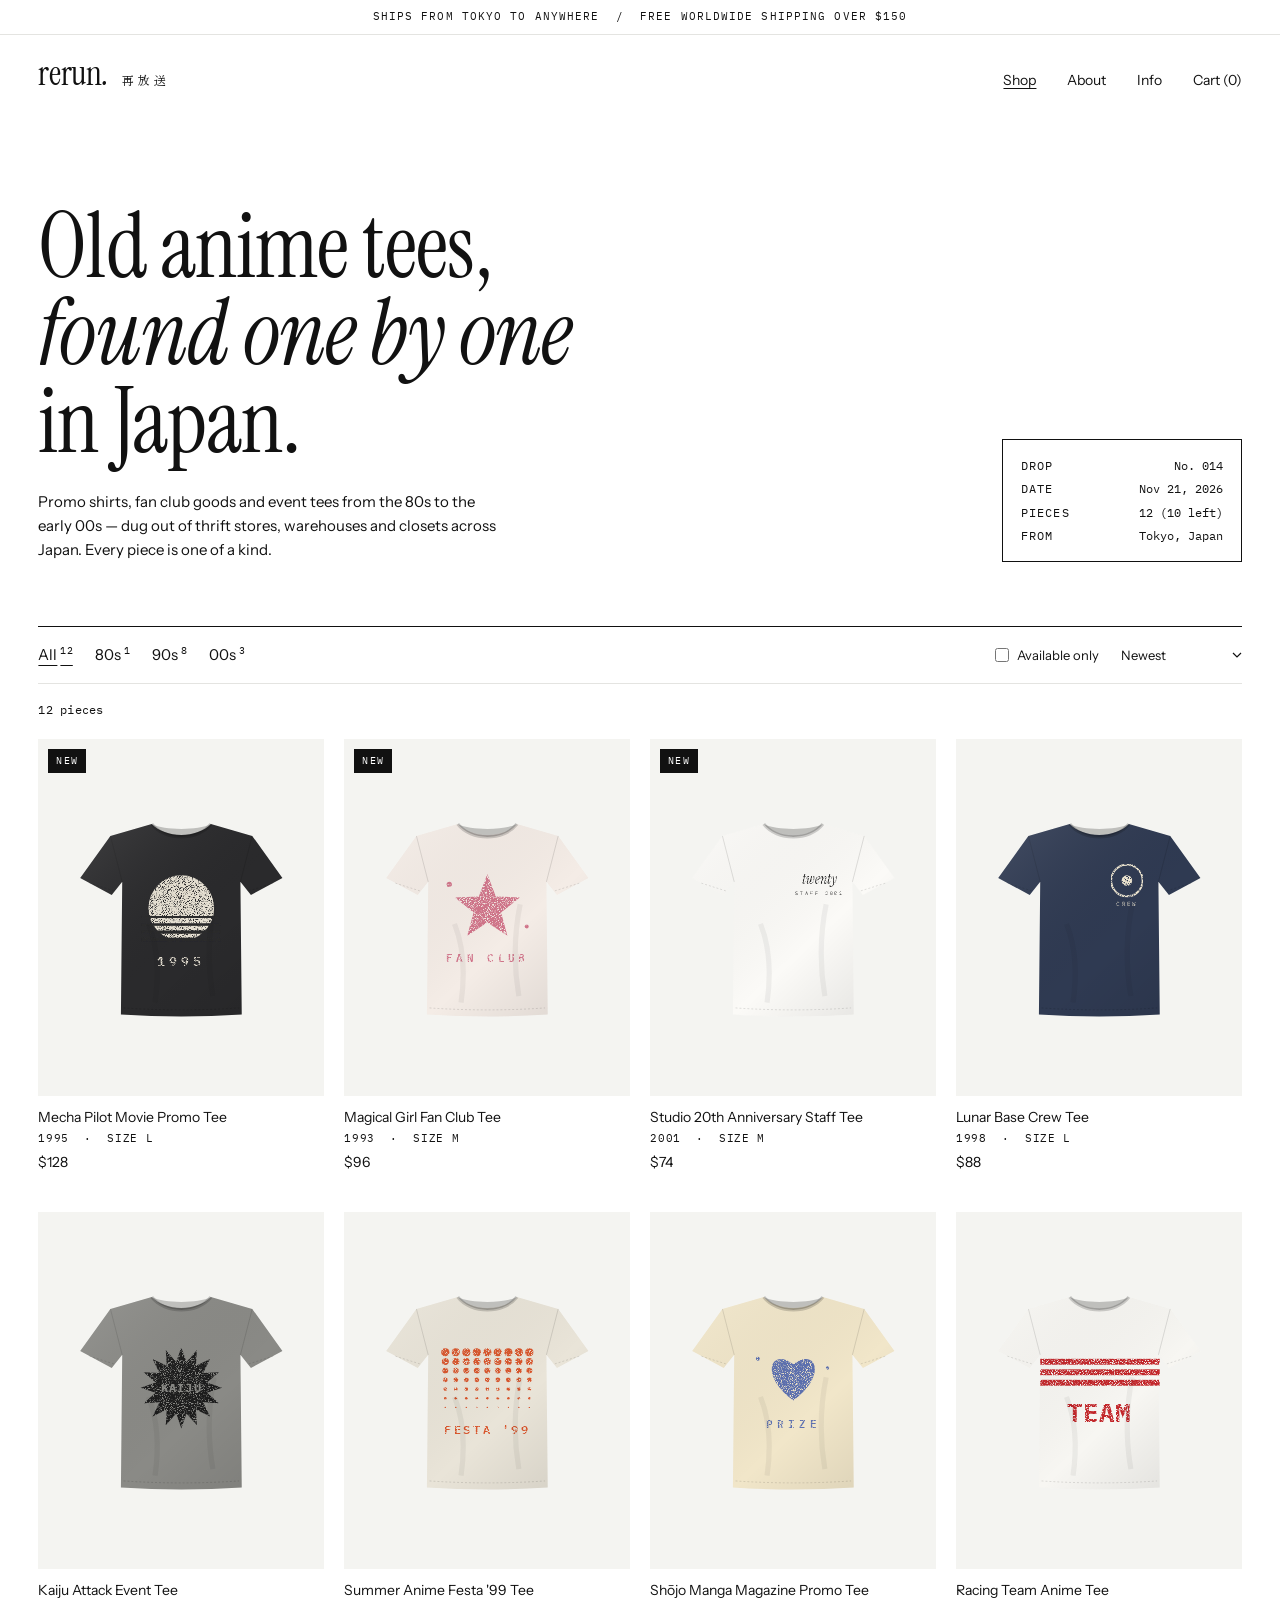
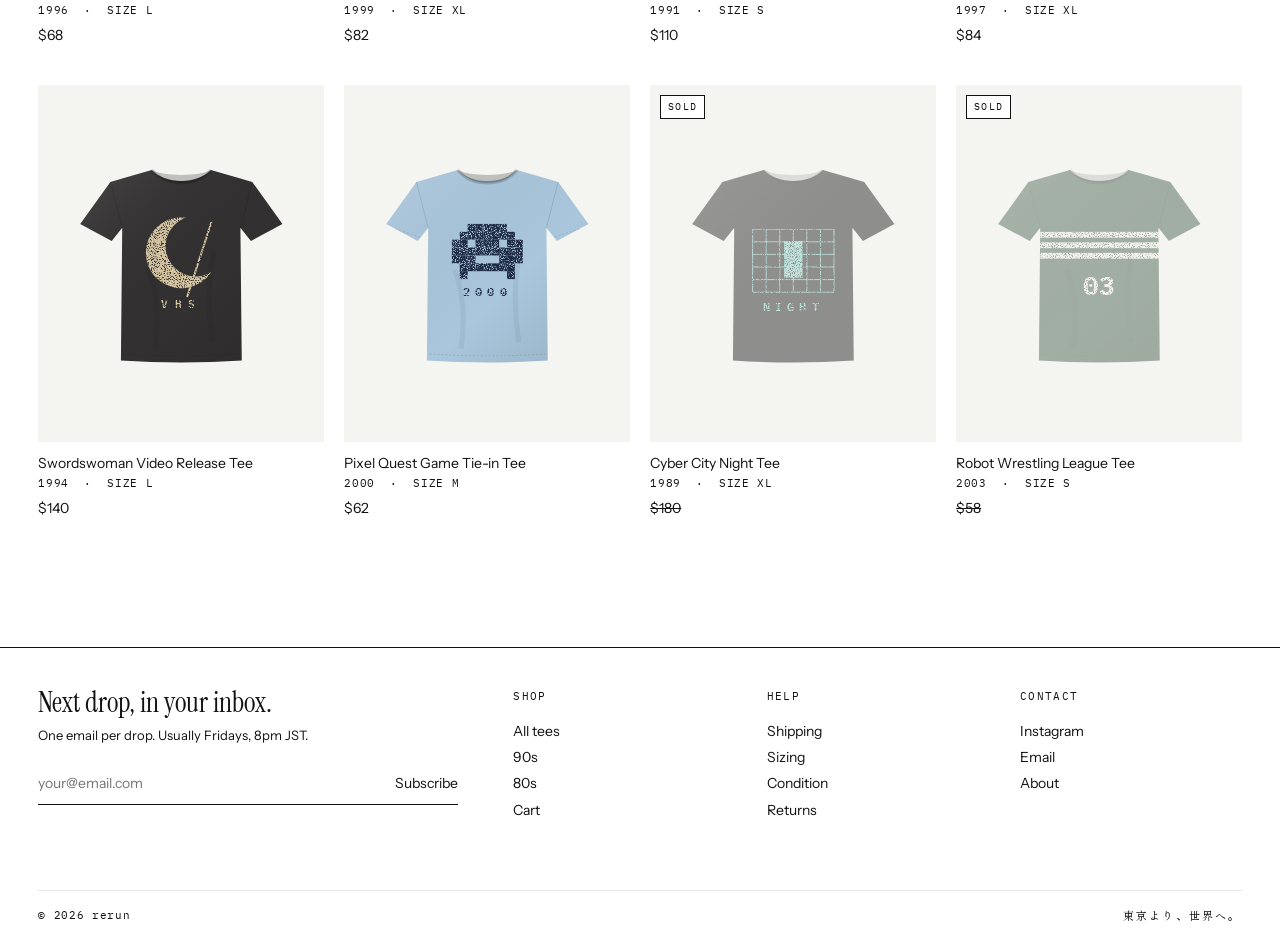
<file: index.html>
<!doctype html>
<html lang="en">
<head>
  <meta charset="utf-8">
  <meta name="viewport" content="width=device-width, initial-scale=1">
  <title>rerun — Vintage anime tees from Japan</title>
  <meta name="description" content="One-of-a-kind vintage Japanese anime T-shirts, hand-picked in Japan and shipped worldwide.">
  <meta property="og:title" content="rerun — Vintage anime tees from Japan">
  <meta property="og:description" content="One-of-a-kind vintage anime T-shirts, hand-picked in Japan and shipped worldwide.">
  <link rel="icon" href="assets/img/favicon.svg" type="image/svg+xml">
  <link rel="preconnect" href="https://fonts.googleapis.com">
  <link rel="preconnect" href="https://fonts.gstatic.com" crossorigin>
  <link rel="stylesheet" href="https://fonts.googleapis.com/css2?family=IBM+Plex+Mono:wght@400;500;600;700&family=Instrument+Sans:wght@400;500;600&family=Instrument+Serif:ital@0;1&display=swap">
  <link rel="stylesheet" href="https://fonts.googleapis.com/css2?family=Zen+Old+Mincho&display=swap&text=%E5%86%8D%E6%94%BE%E9%80%81%E6%9D%B1%E4%BA%AC%E3%82%88%E3%82%8A%E3%80%81%E4%B8%96%E7%95%8C%E3%81%B8%E3%80%82%E5%8F%A4%E7%9D%80">
  <link rel="stylesheet" href="assets/css/style.css">
</head>
<body data-page="shop">
  <div id="site-header"></div>

  <main>
    <section class="wrap intro">
      <div class="intro-copy">
        <h1 class="display">Old anime tees,<br><em>found one by one</em><br>in Japan.</h1>
        <p>Promo shirts, fan club goods and event tees from the 80s to the early 00s — dug out of thrift stores, warehouses and closets across Japan. Every piece is one of a kind.</p>
      </div>
      <dl class="drop" id="drop-info" aria-label="Current drop"></dl>
    </section>

    <section class="wrap" aria-label="Products">
      <div class="filters" id="filters"></div>
      <p class="result-count mono" id="result-count" aria-live="polite"></p>
      <div class="grid" id="product-grid"></div>
    </section>
  </main>

  <div id="site-footer"></div>

  <script src="assets/js/products.js"></script>
  <script src="assets/js/app.js"></script>
</body>
</html>
</file>
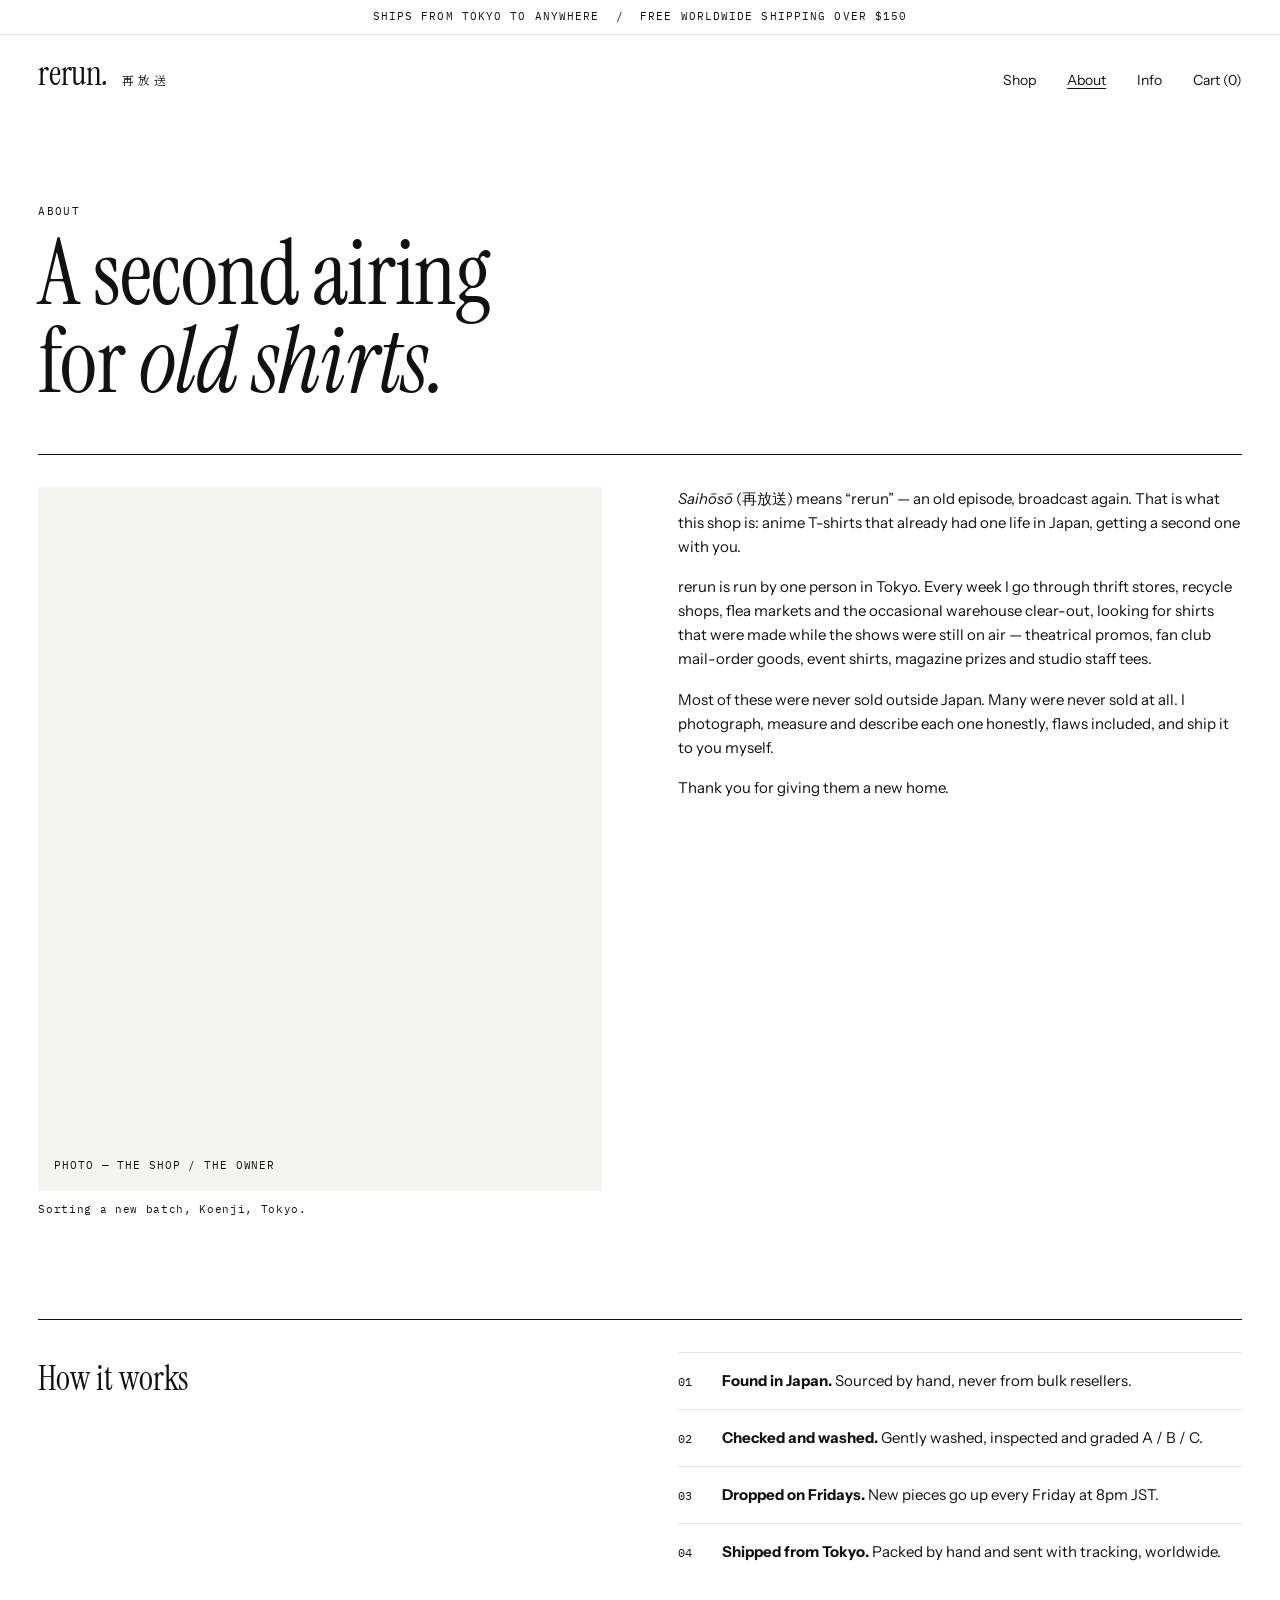
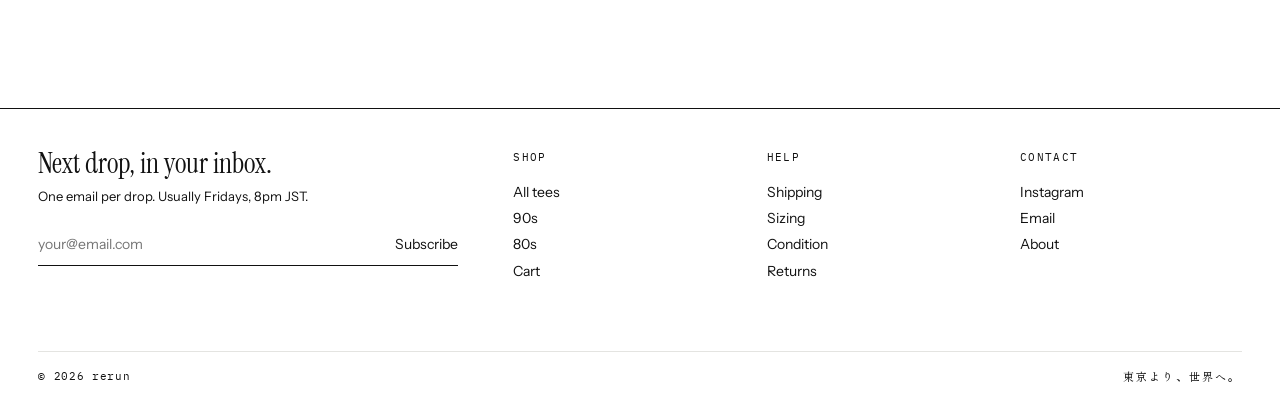
<file: about.html>
<!doctype html>
<html lang="en">
<head>
  <meta charset="utf-8">
  <meta name="viewport" content="width=device-width, initial-scale=1">
  <title>About — rerun</title>
  <meta name="description" content="rerun is a one-person shop in Tokyo selling vintage Japanese anime T-shirts to fans around the world.">
  <link rel="icon" href="assets/img/favicon.svg" type="image/svg+xml">
  <link rel="preconnect" href="https://fonts.googleapis.com">
  <link rel="preconnect" href="https://fonts.gstatic.com" crossorigin>
  <link rel="stylesheet" href="https://fonts.googleapis.com/css2?family=IBM+Plex+Mono:wght@400;500;600;700&family=Instrument+Sans:wght@400;500;600&family=Instrument+Serif:ital@0;1&display=swap">
  <link rel="stylesheet" href="https://fonts.googleapis.com/css2?family=Zen+Old+Mincho&display=swap&text=%E5%86%8D%E6%94%BE%E9%80%81%E6%9D%B1%E4%BA%AC%E3%82%88%E3%82%8A%E3%80%81%E4%B8%96%E7%95%8C%E3%81%B8%E3%80%82%E5%8F%A4%E7%9D%80">
  <link rel="stylesheet" href="assets/css/style.css">
</head>
<body data-page="about">
  <div id="site-header"></div>

  <main class="wrap">
    <header class="prose-head">
      <p class="mono label">About</p>
      <h1 class="display">A second airing<br>for <em>old shirts.</em></h1>
    </header>

    <section class="split">
      <div>
        <div class="photo-placeholder" role="img" aria-label="Photo placeholder">Photo — the shop / the owner</div>
        <p class="caption">Sorting a new batch, Koenji, Tokyo.</p>
      </div>
      <div class="prose">
        <p><em>Saihōsō</em> (再放送) means “rerun” — an old episode, broadcast again. That is what this shop is: anime T-shirts that already had one life in Japan, getting a second one with you.</p>
        <p>rerun is run by one person in Tokyo. Every week I go through thrift stores, recycle shops, flea markets and the occasional warehouse clear-out, looking for shirts that were made while the shows were still on air — theatrical promos, fan club mail-order goods, event shirts, magazine prizes and studio staff tees.</p>
        <p>Most of these were never sold outside Japan. Many were never sold at all. I photograph, measure and describe each one honestly, flaws included, and ship it to you myself.</p>
        <p>Thank you for giving them a new home.</p>
      </div>
    </section>

    <section class="split">
      <div>
        <h2 class="section-title">How it works</h2>
      </div>
      <ol class="steps">
        <li><span><strong>Found in Japan.</strong> Sourced by hand, never from bulk resellers.</span></li>
        <li><span><strong>Checked and washed.</strong> Gently washed, inspected and graded A / B / C.</span></li>
        <li><span><strong>Dropped on Fridays.</strong> New pieces go up every Friday at 8pm JST.</span></li>
        <li><span><strong>Shipped from Tokyo.</strong> Packed by hand and sent with tracking, worldwide.</span></li>
      </ol>
    </section>
  </main>

  <div id="site-footer"></div>

  <script src="assets/js/products.js"></script>
  <script src="assets/js/app.js"></script>
</body>
</html>
</file>
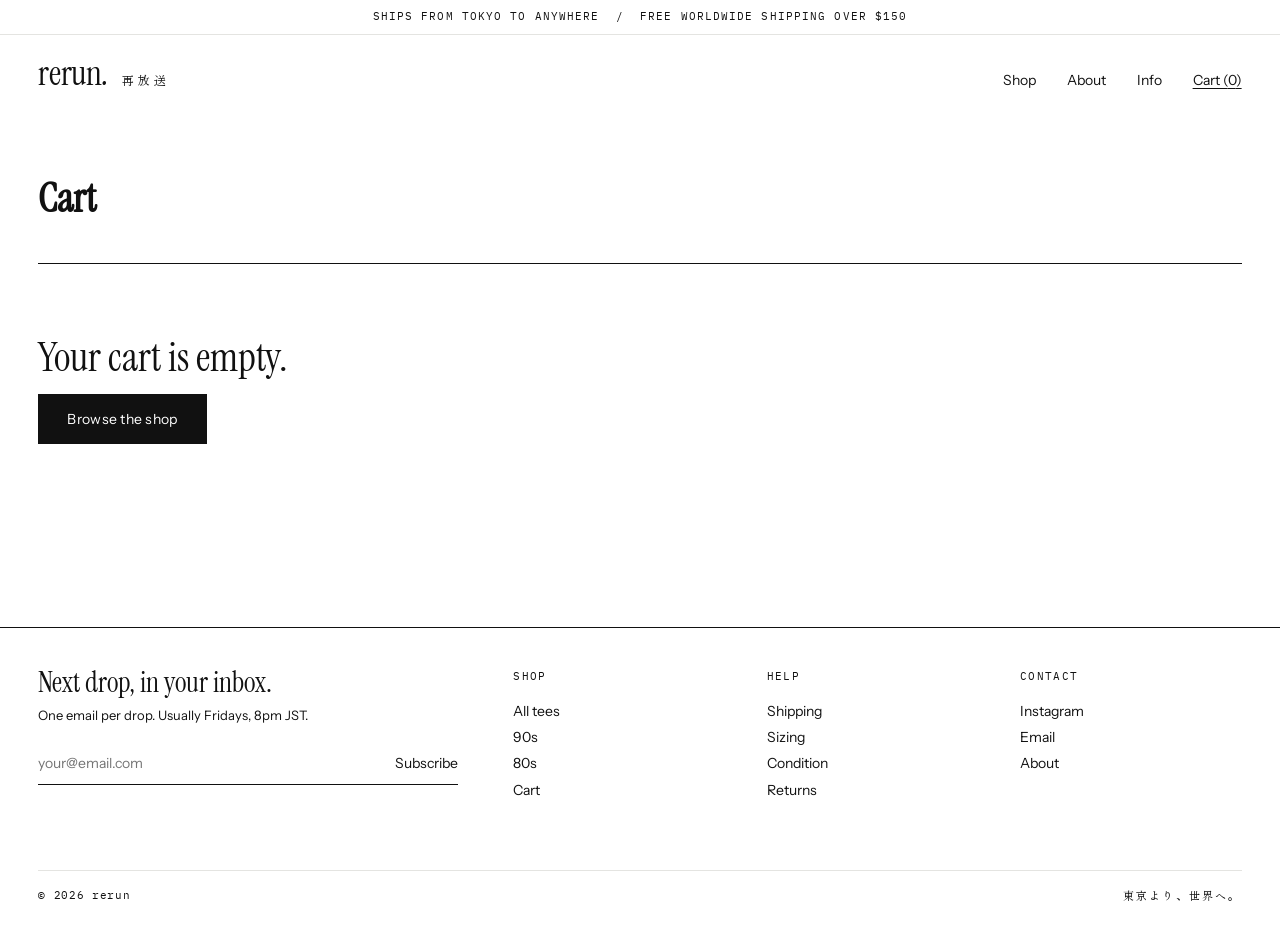
<file: cart.html>
<!doctype html>
<html lang="en">
<head>
  <meta charset="utf-8">
  <meta name="viewport" content="width=device-width, initial-scale=1">
  <title>Cart — rerun</title>
  <meta name="robots" content="noindex">
  <link rel="icon" href="assets/img/favicon.svg" type="image/svg+xml">
  <link rel="preconnect" href="https://fonts.googleapis.com">
  <link rel="preconnect" href="https://fonts.gstatic.com" crossorigin>
  <link rel="stylesheet" href="https://fonts.googleapis.com/css2?family=IBM+Plex+Mono:wght@400;500;600;700&family=Instrument+Sans:wght@400;500;600&family=Instrument+Serif:ital@0;1&display=swap">
  <link rel="stylesheet" href="https://fonts.googleapis.com/css2?family=Zen+Old+Mincho&display=swap&text=%E5%86%8D%E6%94%BE%E9%80%81%E6%9D%B1%E4%BA%AC%E3%82%88%E3%82%8A%E3%80%81%E4%B8%96%E7%95%8C%E3%81%B8%E3%80%82%E5%8F%A4%E7%9D%80">
  <link rel="stylesheet" href="assets/css/style.css">
</head>
<body data-page="cart">
  <div id="site-header"></div>

  <main class="wrap">
    <div class="page-head">
      <h1 class="display-sm">Cart</h1>
    </div>
    <div id="cart"></div>
  </main>

  <div id="site-footer"></div>

  <script src="assets/js/products.js"></script>
  <script src="assets/js/app.js"></script>
</body>
</html>
</file>
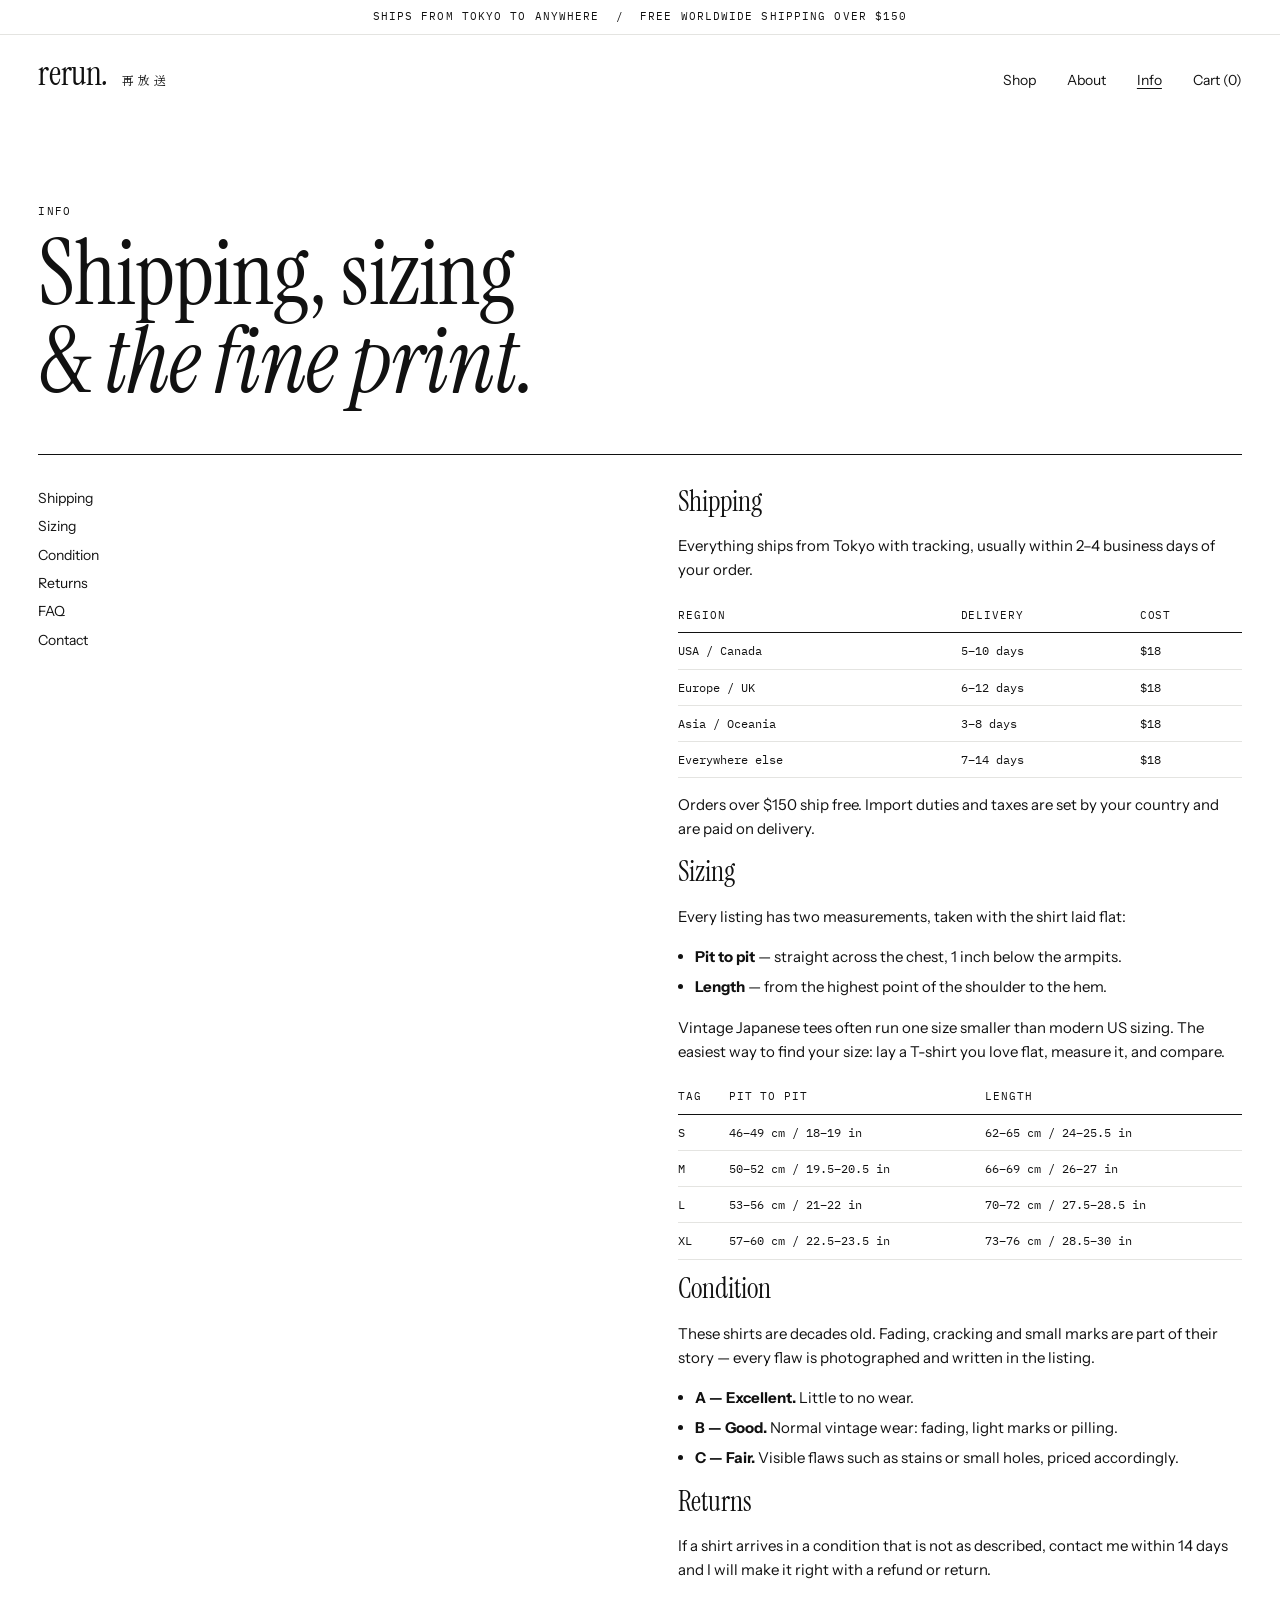
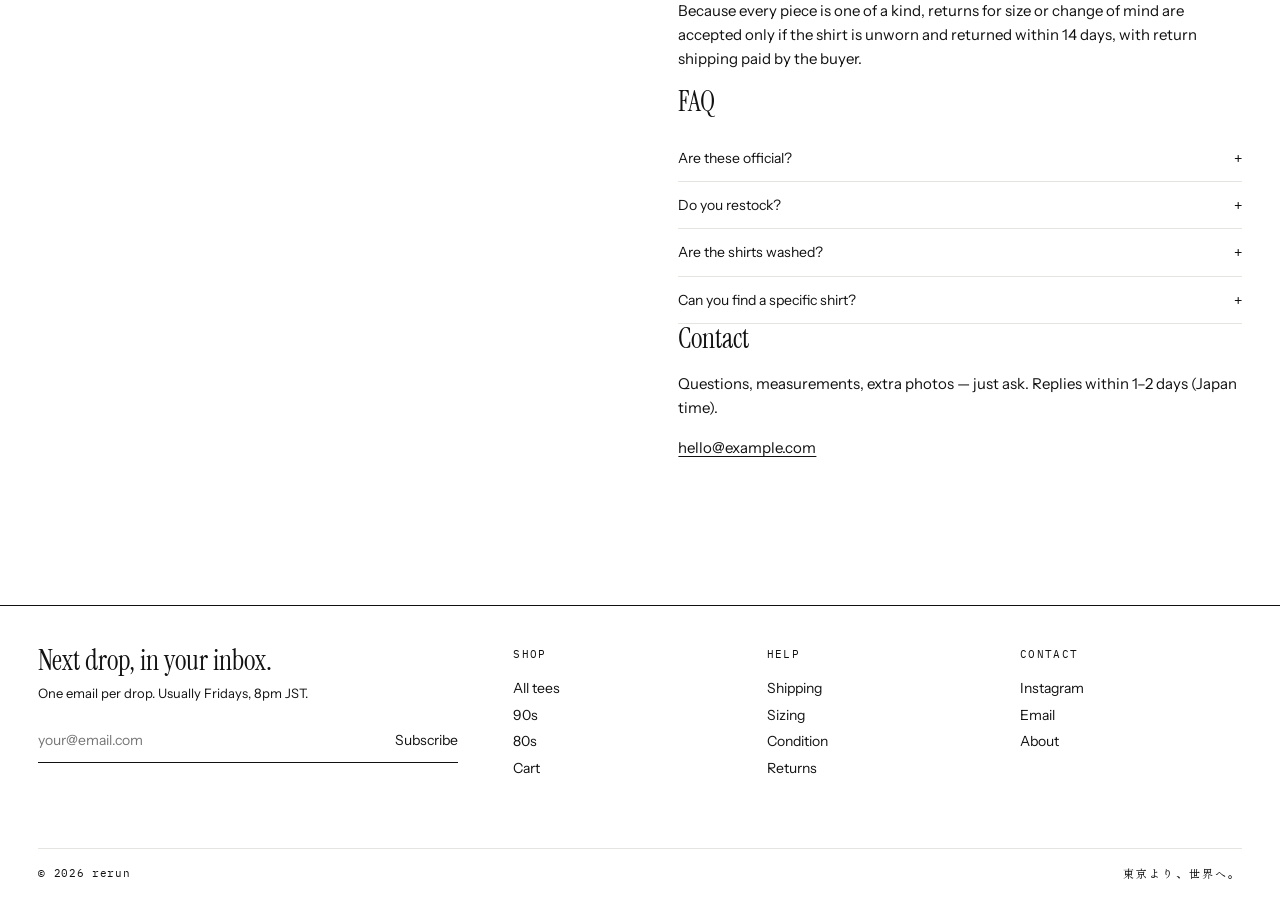
<file: info.html>
<!doctype html>
<html lang="en">
<head>
  <meta charset="utf-8">
  <meta name="viewport" content="width=device-width, initial-scale=1">
  <title>Info — rerun</title>
  <meta name="description" content="Shipping, sizing, condition grades and returns for rerun vintage anime tees.">
  <link rel="icon" href="assets/img/favicon.svg" type="image/svg+xml">
  <link rel="preconnect" href="https://fonts.googleapis.com">
  <link rel="preconnect" href="https://fonts.gstatic.com" crossorigin>
  <link rel="stylesheet" href="https://fonts.googleapis.com/css2?family=IBM+Plex+Mono:wght@400;500;600;700&family=Instrument+Sans:wght@400;500;600&family=Instrument+Serif:ital@0;1&display=swap">
  <link rel="stylesheet" href="https://fonts.googleapis.com/css2?family=Zen+Old+Mincho&display=swap&text=%E5%86%8D%E6%94%BE%E9%80%81%E6%9D%B1%E4%BA%AC%E3%82%88%E3%82%8A%E3%80%81%E4%B8%96%E7%95%8C%E3%81%B8%E3%80%82%E5%8F%A4%E7%9D%80">
  <link rel="stylesheet" href="assets/css/style.css">
</head>
<body data-page="info">
  <div id="site-header"></div>

  <main class="wrap">
    <header class="prose-head">
      <p class="mono label">Info</p>
      <h1 class="display">Shipping, sizing<br>&amp; <em>the fine print.</em></h1>
    </header>

    <div class="split">
      <nav class="info-nav" aria-label="On this page">
        <a href="#shipping">Shipping</a>
        <a href="#sizing">Sizing</a>
        <a href="#condition">Condition</a>
        <a href="#returns">Returns</a>
        <a href="#faq">FAQ</a>
        <a href="#contact">Contact</a>
      </nav>

      <div class="prose">
        <section class="info-section" id="shipping">
          <h2>Shipping</h2>
          <p>Everything ships from Tokyo with tracking, usually within 2–4 business days of your order.</p>
          <table class="table">
            <thead><tr><th>Region</th><th>Delivery</th><th>Cost</th></tr></thead>
            <tbody>
              <tr><td>USA / Canada</td><td>5–10 days</td><td>$18</td></tr>
              <tr><td>Europe / UK</td><td>6–12 days</td><td>$18</td></tr>
              <tr><td>Asia / Oceania</td><td>3–8 days</td><td>$18</td></tr>
              <tr><td>Everywhere else</td><td>7–14 days</td><td>$18</td></tr>
            </tbody>
          </table>
          <p>Orders over $150 ship free. Import duties and taxes are set by your country and are paid on delivery.</p>
        </section>

        <section class="info-section" id="sizing">
          <h2>Sizing</h2>
          <p>Every listing has two measurements, taken with the shirt laid flat:</p>
          <ul>
            <li><strong>Pit to pit</strong> — straight across the chest, 1 inch below the armpits.</li>
            <li><strong>Length</strong> — from the highest point of the shoulder to the hem.</li>
          </ul>
          <p>Vintage Japanese tees often run one size smaller than modern US sizing. The easiest way to find your size: lay a T-shirt you love flat, measure it, and compare.</p>
          <table class="table">
            <thead><tr><th>Tag</th><th>Pit to pit</th><th>Length</th></tr></thead>
            <tbody>
              <tr><td>S</td><td>46–49 cm / 18–19 in</td><td>62–65 cm / 24–25.5 in</td></tr>
              <tr><td>M</td><td>50–52 cm / 19.5–20.5 in</td><td>66–69 cm / 26–27 in</td></tr>
              <tr><td>L</td><td>53–56 cm / 21–22 in</td><td>70–72 cm / 27.5–28.5 in</td></tr>
              <tr><td>XL</td><td>57–60 cm / 22.5–23.5 in</td><td>73–76 cm / 28.5–30 in</td></tr>
            </tbody>
          </table>
        </section>

        <section class="info-section" id="condition">
          <h2>Condition</h2>
          <p>These shirts are decades old. Fading, cracking and small marks are part of their story — every flaw is photographed and written in the listing.</p>
          <ul>
            <li><strong>A — Excellent.</strong> Little to no wear.</li>
            <li><strong>B — Good.</strong> Normal vintage wear: fading, light marks or pilling.</li>
            <li><strong>C — Fair.</strong> Visible flaws such as stains or small holes, priced accordingly.</li>
          </ul>
        </section>

        <section class="info-section" id="returns">
          <h2>Returns</h2>
          <p>If a shirt arrives in a condition that is not as described, contact me within 14 days and I will make it right with a refund or return.</p>
          <p>Because every piece is one of a kind, returns for size or change of mind are accepted only if the shirt is unworn and returned within 14 days, with return shipping paid by the buyer.</p>
        </section>

        <section class="info-section" id="faq">
          <h2>FAQ</h2>
          <details class="fold"><summary>Are these official?</summary><p class="small">Each listing says where the shirt came from — official merch, event goods, staff-only shirts or prizes. If I am not sure, I say so.</p></details>
          <details class="fold"><summary>Do you restock?</summary><p class="small">No. Every shirt is one of one. Once it is sold, it is gone. Subscribe to hear about the next drop.</p></details>
          <details class="fold"><summary>Are the shirts washed?</summary><p class="small">Yes, gently washed and air-dried before shipping. Wash cold and hang dry to keep the print alive.</p></details>
          <details class="fold"><summary>Can you find a specific shirt?</summary><p class="small">Send me a message. I cannot promise anything, but I keep a list and check it every week.</p></details>
        </section>

        <section class="info-section" id="contact">
          <h2>Contact</h2>
          <p>Questions, measurements, extra photos — just ask. Replies within 1–2 days (Japan time).</p>
          <p><a href="mailto:hello@example.com">hello@example.com</a></p>
        </section>
      </div>
    </div>
  </main>

  <div id="site-footer"></div>

  <script src="assets/js/products.js"></script>
  <script src="assets/js/app.js"></script>
</body>
</html>
</file>
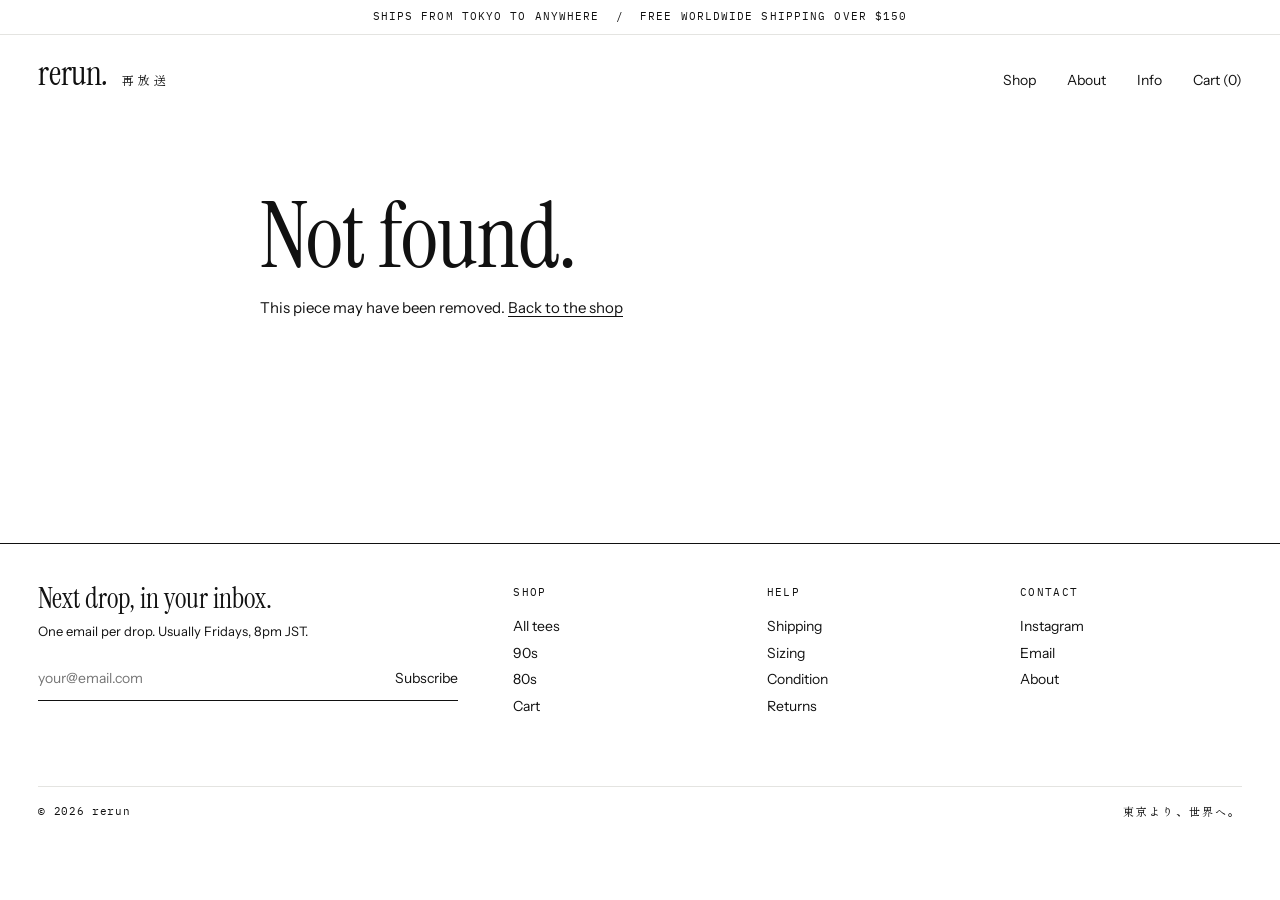
<file: product.html>
<!doctype html>
<html lang="en">
<head>
  <meta charset="utf-8">
  <meta name="viewport" content="width=device-width, initial-scale=1">
  <title>rerun — Vintage anime tees from Japan</title>
  <meta name="description" content="One-of-a-kind vintage Japanese anime T-shirt, shipped worldwide from Tokyo.">
  <link rel="icon" href="assets/img/favicon.svg" type="image/svg+xml">
  <link rel="preconnect" href="https://fonts.googleapis.com">
  <link rel="preconnect" href="https://fonts.gstatic.com" crossorigin>
  <link rel="stylesheet" href="https://fonts.googleapis.com/css2?family=IBM+Plex+Mono:wght@400;500;600;700&family=Instrument+Sans:wght@400;500;600&family=Instrument+Serif:ital@0;1&display=swap">
  <link rel="stylesheet" href="https://fonts.googleapis.com/css2?family=Zen+Old+Mincho&display=swap&text=%E5%86%8D%E6%94%BE%E9%80%81%E6%9D%B1%E4%BA%AC%E3%82%88%E3%82%8A%E3%80%81%E4%B8%96%E7%95%8C%E3%81%B8%E3%80%82%E5%8F%A4%E7%9D%80">
  <link rel="stylesheet" href="assets/css/style.css">
</head>
<body data-page="product">
  <div id="site-header"></div>

  <main id="product"></main>

  <div id="site-footer"></div>

  <script src="assets/js/products.js"></script>
  <script src="assets/js/app.js"></script>
</body>
</html>
</file>
<file: assets/css/style.css>
/* rerun — vintage anime tees
 * White, black, quiet. Change the three font variables below to
 * restyle the whole site.
 */

:root {
  --bg: #ffffff;
  --ink: #111111;
  --line: #e4e4e1;
  --soft: #f4f4f1;          /* product photo background */
  --accent: #111111;

  --font-display: "Instrument Serif", "Times New Roman", Georgia, serif;
  --font-body: "Instrument Sans", "Helvetica Neue", Helvetica, Arial, sans-serif;
  --font-mono: "IBM Plex Mono", ui-monospace, "SFMono-Regular", Menlo, monospace;
  --font-jp: "Zen Old Mincho", "Hiragino Mincho ProN", "Yu Mincho", serif;

  --wrap: 1320px;
  --gutter: clamp(16px, 3vw, 40px);
  --radius: 0px;
}

*,
*::before,
*::after { box-sizing: border-box; }

html { -webkit-text-size-adjust: 100%; }

body {
  margin: 0;
  background: var(--bg);
  color: var(--ink);
  font-family: var(--font-body);
  font-size: 15px;
  line-height: 1.6;
  -webkit-font-smoothing: antialiased;
  text-rendering: optimizeLegibility;
}

img, svg { display: block; max-width: 100%; }
a { color: inherit; text-decoration-thickness: 1px; text-underline-offset: 3px; }
a:hover { text-decoration-thickness: 2px; }
button, input, select { font: inherit; color: inherit; }
:focus-visible { outline: 2px solid var(--ink); outline-offset: 3px; }
code { font-family: var(--font-mono); font-size: .9em; }

.sr-only {
  position: absolute; width: 1px; height: 1px; padding: 0; margin: -1px;
  overflow: hidden; clip: rect(0 0 0 0); white-space: nowrap; border: 0;
}

.wrap { max-width: var(--wrap); margin: 0 auto; padding: 0 var(--gutter); }
.narrow { max-width: 760px; }

.mono { font-family: var(--font-mono); letter-spacing: .02em; }
.label { font-size: 11px; text-transform: uppercase; letter-spacing: .12em; margin: 0 0 10px; }
.small { font-size: 13px; line-height: 1.6; }

.display {
  font-family: var(--font-display);
  font-weight: 400;
  font-size: clamp(44px, 7vw, 96px);
  line-height: .98;
  letter-spacing: -.01em;
  margin: 0;
}
.display em { font-style: italic; }
.display-sm {
  font-family: var(--font-display);
  font-size: clamp(28px, 3.4vw, 40px);
  line-height: 1.05;
  margin: 0 0 16px;
}
.section-title {
  font-family: var(--font-display);
  font-weight: 400;
  font-size: clamp(26px, 3vw, 34px);
  margin: 0 0 24px;
}

/* ---------- header ---------- */

.notice {
  border-bottom: 1px solid var(--line);
  text-align: center;
  font-size: 11px;
  letter-spacing: .1em;
  text-transform: uppercase;
  padding: 8px var(--gutter);
}

.site-header {
  display: flex;
  align-items: baseline;
  justify-content: space-between;
  gap: 24px;
  padding-top: 22px;
  padding-bottom: 22px;
}

.logo {
  font-family: var(--font-display);
  font-size: 34px;
  line-height: 1;
  text-decoration: none;
  letter-spacing: -.01em;
  display: inline-flex;
  align-items: baseline;
  white-space: nowrap;
}
.logo-dot { font-style: italic; }
.logo-jp {
  font-family: var(--font-jp);
  font-size: 12px;
  letter-spacing: .3em;
  margin-left: 14px;
  writing-mode: horizontal-tb;
}

.nav { display: flex; gap: clamp(14px, 2.4vw, 32px); font-size: 14px; }
.nav a { text-decoration: none; white-space: nowrap; }
.nav a:hover,
.nav a[aria-current="page"] { text-decoration: underline; }

/* ---------- home ---------- */

.intro {
  display: grid;
  grid-template-columns: minmax(0, 1fr) auto;
  align-items: end;
  gap: 40px;
  padding-top: clamp(32px, 7vw, 96px);
  padding-bottom: clamp(32px, 5vw, 64px);
}
.intro-copy p { max-width: 460px; margin: 24px 0 0; }

.drop {
  display: grid;
  grid-template-columns: auto auto;
  gap: 4px 20px;
  font-family: var(--font-mono);
  font-size: 12px;
  margin: 0;
  padding: 16px 18px;
  border: 1px solid var(--ink);
  min-width: 240px;
}
.drop dt { text-transform: uppercase; letter-spacing: .1em; }
.drop dd { margin: 0; text-align: right; }

.filters {
  display: flex;
  flex-wrap: wrap;
  align-items: center;
  justify-content: space-between;
  gap: 12px 24px;
  border-top: 1px solid var(--ink);
  border-bottom: 1px solid var(--line);
  padding: 12px 0;
  margin-bottom: 32px;
}
.filter-eras { display: flex; flex-wrap: wrap; gap: 4px 22px; }
.filter-eras button {
  background: none; border: 0; padding: 4px 0; cursor: pointer;
  font-size: 15px; text-underline-offset: 5px;
}
.filter-eras button sup { font-size: 10px; margin-left: 3px; }
.filter-eras button[aria-pressed="true"] { text-decoration: underline; text-decoration-thickness: 1px; }
.filter-eras button:hover { text-decoration: underline; }

.filter-tools { display: flex; align-items: center; gap: 22px; font-size: 13px; }
.check { display: inline-flex; align-items: center; gap: 8px; cursor: pointer; }
.check input { accent-color: var(--ink); width: 14px; height: 14px; margin: 0; }
.sort select {
  appearance: none; -webkit-appearance: none;
  background: transparent url("data:image/svg+xml,%3Csvg xmlns='http://www.w3.org/2000/svg' width='10' height='6'%3E%3Cpath d='M1 1l4 4 4-4' fill='none' stroke='%23111' stroke-width='1.2'/%3E%3C/svg%3E") no-repeat right center;
  border: 0; padding: 4px 18px 4px 0; cursor: pointer; font-size: 13px;
}

.result-count { margin: -16px 0 20px; font-size: 12px; }

/* ---------- grid / cards ---------- */

.grid {
  display: grid;
  grid-template-columns: repeat(4, minmax(0, 1fr));
  gap: clamp(28px, 3vw, 48px) clamp(12px, 1.6vw, 24px);
}
.grid-4 { grid-template-columns: repeat(4, minmax(0, 1fr)); }

.card { display: block; text-decoration: none; }
.card-media {
  position: relative;
  aspect-ratio: 4 / 5;
  background: var(--soft);
  overflow: hidden;
}
.card-img {
  position: absolute; inset: 0;
  display: flex; align-items: center; justify-content: center;
  padding: 4%;
  transition: opacity .35s ease;
}
.card-img img { width: 100%; height: 100%; object-fit: cover; }
.card-img:has(img) { padding: 0; }
.card-img-alt { opacity: 0; }
.card:hover .card-img-alt,
.card:focus-visible .card-img-alt { opacity: 1; }
.card:hover .card-img:not(.card-img-alt),
.card:focus-visible .card-img:not(.card-img-alt) { opacity: 0; }

.badge {
  position: absolute; top: 10px; left: 10px;
  font-family: var(--font-mono);
  font-size: 10px; letter-spacing: .12em; text-transform: uppercase;
  background: var(--bg); color: var(--ink);
  padding: 3px 7px;
  border: 1px solid var(--ink);
}
.badge-new { background: var(--ink); color: var(--bg); }

.card-body { padding-top: 12px; }
.card-title { margin: 0; font-size: 14px; line-height: 1.4; }
.card:hover .card-title { text-decoration: underline; }
.card-meta { margin: 2px 0 0; font-size: 11px; text-transform: uppercase; letter-spacing: .06em; }
.card-price { margin: 4px 0 0; font-size: 14px; }
.card.is-sold .card-media svg,
.card.is-sold .card-media img { opacity: .45; }

.empty { grid-column: 1 / -1; padding: 60px 0; text-align: center; }

/* ---------- product page ---------- */

.crumbs { font-size: 11px; text-transform: uppercase; letter-spacing: .08em; padding: 8px 0 24px; }
.crumbs a { text-decoration: none; }
.crumbs a:hover { text-decoration: underline; }

.pdp {
  display: grid;
  grid-template-columns: minmax(0, 1.35fr) minmax(320px, 1fr);
  gap: clamp(24px, 5vw, 80px);
  align-items: start;
}

.gallery {
  display: grid;
  grid-template-columns: 1fr 1fr;
  gap: 8px;
}
.gallery-item {
  margin: 0;
  background: var(--soft);
  aspect-ratio: 4 / 5;
  display: flex; align-items: center; justify-content: center;
  padding: 7%;
  overflow: hidden;
}
.gallery-item:has(img) { padding: 0; }
.gallery-item img { width: 100%; height: 100%; object-fit: cover; }
.gallery-item.is-main { grid-column: 1 / -1; aspect-ratio: 1 / 1; padding: 9%; }
.gallery-item.is-main:has(img),
.gallery-item.is-bleed { padding: 0; }
.gallery-item.is-bleed svg { width: 100%; height: 100%; }

.pdp-info { position: sticky; top: 24px; }
.pdp-title {
  font-family: var(--font-display);
  font-weight: 400;
  font-size: clamp(34px, 3.6vw, 48px);
  line-height: 1.02;
  margin: 0 0 14px;
}
.pdp-price { font-size: 18px; margin: 0 0 24px; display: flex; align-items: center; gap: 12px; }
.sold-tag { font-size: 11px; letter-spacing: .12em; text-transform: uppercase; border: 1px solid var(--ink); padding: 2px 6px; }

.pdp-size {
  display: grid;
  grid-template-columns: auto auto 1fr;
  align-items: center;
  gap: 14px;
  padding: 14px 0;
  border-top: 1px solid var(--line);
  margin-bottom: 16px;
}
.pdp-size .label { margin: 0; }
.size-chip {
  font-family: var(--font-mono);
  font-weight: 600;
  min-width: 40px; height: 40px;
  display: inline-flex; align-items: center; justify-content: center;
  border: 1px solid var(--ink);
  justify-self: start;
}

.pdp-ship { margin: 12px 0 0; }
.pdp-desc { margin: 28px 0; max-width: 52ch; }

.spec {
  width: 100%;
  border-collapse: collapse;
  font-size: 12px;
  margin-bottom: 8px;
}
.spec th, .spec td {
  text-align: left; vertical-align: top;
  padding: 9px 0;
  border-top: 1px solid var(--line);
  font-weight: 400;
}
.spec th { width: 36%; text-transform: uppercase; letter-spacing: .08em; padding-right: 12px; }
.spec tr:last-child th, .spec tr:last-child td { border-bottom: 1px solid var(--line); }

.fold { border-bottom: 1px solid var(--line); }
.fold summary {
  cursor: pointer; list-style: none;
  padding: 12px 0; font-size: 14px;
  display: flex; justify-content: space-between; align-items: center;
}
.fold summary::-webkit-details-marker { display: none; }
.fold summary::after { content: "+"; font-family: var(--font-mono); }
.fold[open] summary::after { content: "–"; }
.fold p { margin: 0 0 16px; }

.related { margin-top: clamp(64px, 9vw, 128px); }
.not-found { padding: 80px 0; }

/* ---------- buttons ---------- */

.btn {
  display: inline-flex; align-items: center; justify-content: center;
  min-height: 50px;
  padding: 0 28px;
  background: var(--ink); color: var(--bg);
  border: 1px solid var(--ink);
  border-radius: var(--radius);
  font-size: 14px; letter-spacing: .02em;
  text-decoration: none;
  cursor: pointer;
  transition: background .15s ease, color .15s ease;
}
.btn:hover { background: var(--bg); color: var(--ink); }
.btn:disabled { cursor: not-allowed; background: var(--soft); color: var(--ink); border-color: var(--line); }
.btn-block { width: 100%; }
.btn-ghost { background: var(--bg); color: var(--ink); }
.btn-ghost:hover { background: var(--ink); color: var(--bg); }

.link-btn { background: none; border: 0; padding: 0; cursor: pointer; text-decoration: underline; text-underline-offset: 3px; }

/* ---------- cart ---------- */

.page-head { padding-top: clamp(24px, 5vw, 64px); padding-bottom: 28px; }

.cart-grid {
  display: grid;
  grid-template-columns: minmax(0, 1fr) 340px;
  gap: clamp(24px, 5vw, 72px);
  align-items: start;
  border-top: 1px solid var(--ink);
  padding-top: 8px;
}
.cart-list { list-style: none; margin: 0; padding: 0; }
.cart-item {
  display: grid;
  grid-template-columns: 112px minmax(0, 1fr) auto;
  gap: 20px;
  padding: 20px 0;
  border-bottom: 1px solid var(--line);
  align-items: start;
}
.cart-thumb { background: var(--soft); aspect-ratio: 4 / 5; display: flex; align-items: center; justify-content: center; padding: 8px; }
.cart-thumb:has(img) { padding: 0; }
.cart-thumb img { width: 100%; height: 100%; object-fit: cover; }
.cart-title { font-size: 15px; text-decoration: none; }
.cart-title:hover { text-decoration: underline; }
.cart-desc p { margin: 4px 0 10px; }
.cart-price { margin: 0; font-size: 15px; }
.cart-item.is-sold .cart-thumb, .cart-item.is-sold .cart-price { opacity: .45; }
.warn { font-weight: 600; }

.summary { position: sticky; top: 24px; padding-top: 12px; }
.summary-rows { display: grid; grid-template-columns: 1fr auto; gap: 10px 0; margin: 0 0 16px; font-size: 14px; }
.summary-rows dd { margin: 0; text-align: right; }
.summary-rows .total { border-top: 1px solid var(--ink); padding-top: 12px; font-size: 16px; font-weight: 600; }
.summary .btn { margin: 8px 0 14px; }

.cart-empty { border-top: 1px solid var(--ink); padding: 72px 0 40px; }

.dialog {
  border: 1px solid var(--ink);
  border-radius: 0;
  padding: 32px;
  max-width: 440px;
  width: calc(100% - 32px);
  background: var(--bg); color: var(--ink);
}
.dialog::backdrop { background: rgba(255, 255, 255, .8); }
.dialog .btn { margin-top: 12px; }

/* ---------- prose pages ---------- */

.prose-head { padding-top: clamp(32px, 7vw, 96px); padding-bottom: clamp(24px, 4vw, 48px); }
.split {
  display: grid;
  grid-template-columns: minmax(0, 1fr) minmax(0, 1fr);
  gap: clamp(24px, 6vw, 96px);
  align-items: start;
  border-top: 1px solid var(--ink);
  padding-top: 32px;
  margin-bottom: clamp(48px, 7vw, 96px);
}
.prose { max-width: 58ch; }
.prose p { margin: 0 0 1.1em; }
.prose h2 {
  font-family: var(--font-display);
  font-weight: 400;
  font-size: 28px;
  line-height: 1.1;
  margin: 2em 0 .6em;
}
.prose h2:first-child { margin-top: 0; }
.prose ul { padding-left: 1.1em; margin: 0 0 1.1em; }
.prose li { margin-bottom: .4em; }

.photo-placeholder {
  background: var(--soft);
  aspect-ratio: 4 / 5;
  display: flex; align-items: flex-end;
  padding: 16px;
  font-family: var(--font-mono);
  font-size: 11px; letter-spacing: .08em; text-transform: uppercase;
}
.caption { font-family: var(--font-mono); font-size: 11px; letter-spacing: .06em; margin-top: 10px; }

.steps { list-style: none; padding: 0; margin: 0; counter-reset: s; }
.steps li { counter-increment: s; display: grid; grid-template-columns: 44px 1fr; padding: 16px 0; border-top: 1px solid var(--line); }
.steps li::before { content: "0" counter(s); font-family: var(--font-mono); font-size: 12px; padding-top: 3px; }

.info-nav { position: sticky; top: 24px; display: flex; flex-direction: column; gap: 6px; font-size: 14px; }
.info-nav a { text-decoration: none; }
.info-nav a:hover { text-decoration: underline; }
.info-section { scroll-margin-top: 24px; }

.table {
  width: 100%;
  border-collapse: collapse;
  font-family: var(--font-mono);
  font-size: 12px;
  margin: 0 0 1.2em;
}
.table th, .table td { text-align: left; padding: 8px 10px 8px 0; border-bottom: 1px solid var(--line); font-weight: 400; }
.table thead th { border-bottom: 1px solid var(--ink); text-transform: uppercase; letter-spacing: .08em; font-size: 11px; }

/* ---------- footer ---------- */

.site-footer { margin-top: clamp(72px, 10vw, 140px); border-top: 1px solid var(--ink); }
.footer-grid {
  display: grid;
  grid-template-columns: minmax(0, 2fr) repeat(3, minmax(0, 1fr));
  gap: 32px;
  padding-top: 40px;
  padding-bottom: 48px;
}
.footer-title { font-family: var(--font-display); font-size: 28px; line-height: 1.1; margin: 0 0 6px; }
.footer-news .small { margin: 0 0 16px; }
.news-form { display: flex; max-width: 420px; border-bottom: 1px solid var(--ink); }
.news-form input { flex: 1; min-width: 0; border: 0; padding: 10px 0; background: transparent; font-size: 14px; }
.news-form input:focus { outline: none; }
.news-form:focus-within { border-bottom-width: 2px; }
.news-form button { border: 0; background: none; padding: 10px 0 10px 16px; cursor: pointer; font-size: 14px; }
.news-form button:hover { text-decoration: underline; }
.news-msg { min-height: 1.6em; margin: 10px 0 0; }

.footer-links { display: flex; flex-direction: column; gap: 4px; font-size: 14px; }
.footer-links a { text-decoration: none; }
.footer-links a:hover { text-decoration: underline; }

.footer-base {
  display: flex; justify-content: space-between; gap: 16px;
  border-top: 1px solid var(--line);
  padding: 16px 0 24px;
  font-size: 11px; letter-spacing: .06em;
}
.footer-base [lang="ja"] { font-family: var(--font-jp); letter-spacing: .2em; }

/* ---------- toast ---------- */

.toast {
  position: fixed; left: 50%; bottom: 24px;
  transform: translate(-50%, 16px);
  background: var(--ink); color: var(--bg);
  padding: 12px 18px;
  font-size: 14px;
  opacity: 0; pointer-events: none;
  transition: opacity .2s ease, transform .2s ease;
  z-index: 10;
  max-width: calc(100% - 32px);
}
.toast a { color: var(--bg); margin-left: 8px; }
.toast.is-on { opacity: 1; transform: translate(-50%, 0); pointer-events: auto; }

/* ---------- responsive ---------- */

@media (max-width: 1080px) {
  .grid, .grid-4 { grid-template-columns: repeat(3, minmax(0, 1fr)); }
  .footer-grid { grid-template-columns: repeat(3, minmax(0, 1fr)); }
  .footer-news { grid-column: 1 / -1; }
}

@media (max-width: 860px) {
  .pdp { grid-template-columns: 1fr; }
  .pdp-info { position: static; }
  .cart-grid { grid-template-columns: 1fr; }
  .summary { position: static; border-top: 1px solid var(--ink); }
  .split { grid-template-columns: 1fr; }
  .info-nav { position: static; flex-direction: row; flex-wrap: wrap; gap: 6px 18px; }
  .intro { grid-template-columns: 1fr; }
  .drop { justify-self: start; }
}

@media (max-width: 640px) {
  body { font-size: 14px; }
  .hide-sm { display: none; }
  .grid, .grid-4 { grid-template-columns: repeat(2, minmax(0, 1fr)); }
  .grid-4 > :nth-child(n+5) { display: none; }
  .site-header { flex-wrap: wrap; gap: 10px; padding-top: 16px; padding-bottom: 16px; }
  .logo { font-size: 30px; }
  .nav { width: 100%; justify-content: space-between; gap: 12px; }
  .filters { align-items: flex-start; }
  .filter-tools { width: 100%; justify-content: space-between; }
  .footer-grid { grid-template-columns: repeat(2, minmax(0, 1fr)); }
  .footer-base { flex-direction: column; gap: 4px; }
  .cart-item { grid-template-columns: 84px minmax(0, 1fr); }
  .cart-price { grid-column: 2; grid-row: 1; justify-self: end; }
  .cart-desc { grid-column: 2; grid-row: 1; padding-right: 64px; }
  .pdp-size { grid-template-columns: auto auto; }
  .pdp-size .small { grid-column: 1 / -1; }
  .drop { width: 100%; }
}

@media (prefers-reduced-motion: reduce) {
  *, *::before, *::after { transition: none !important; }
}
</file>
